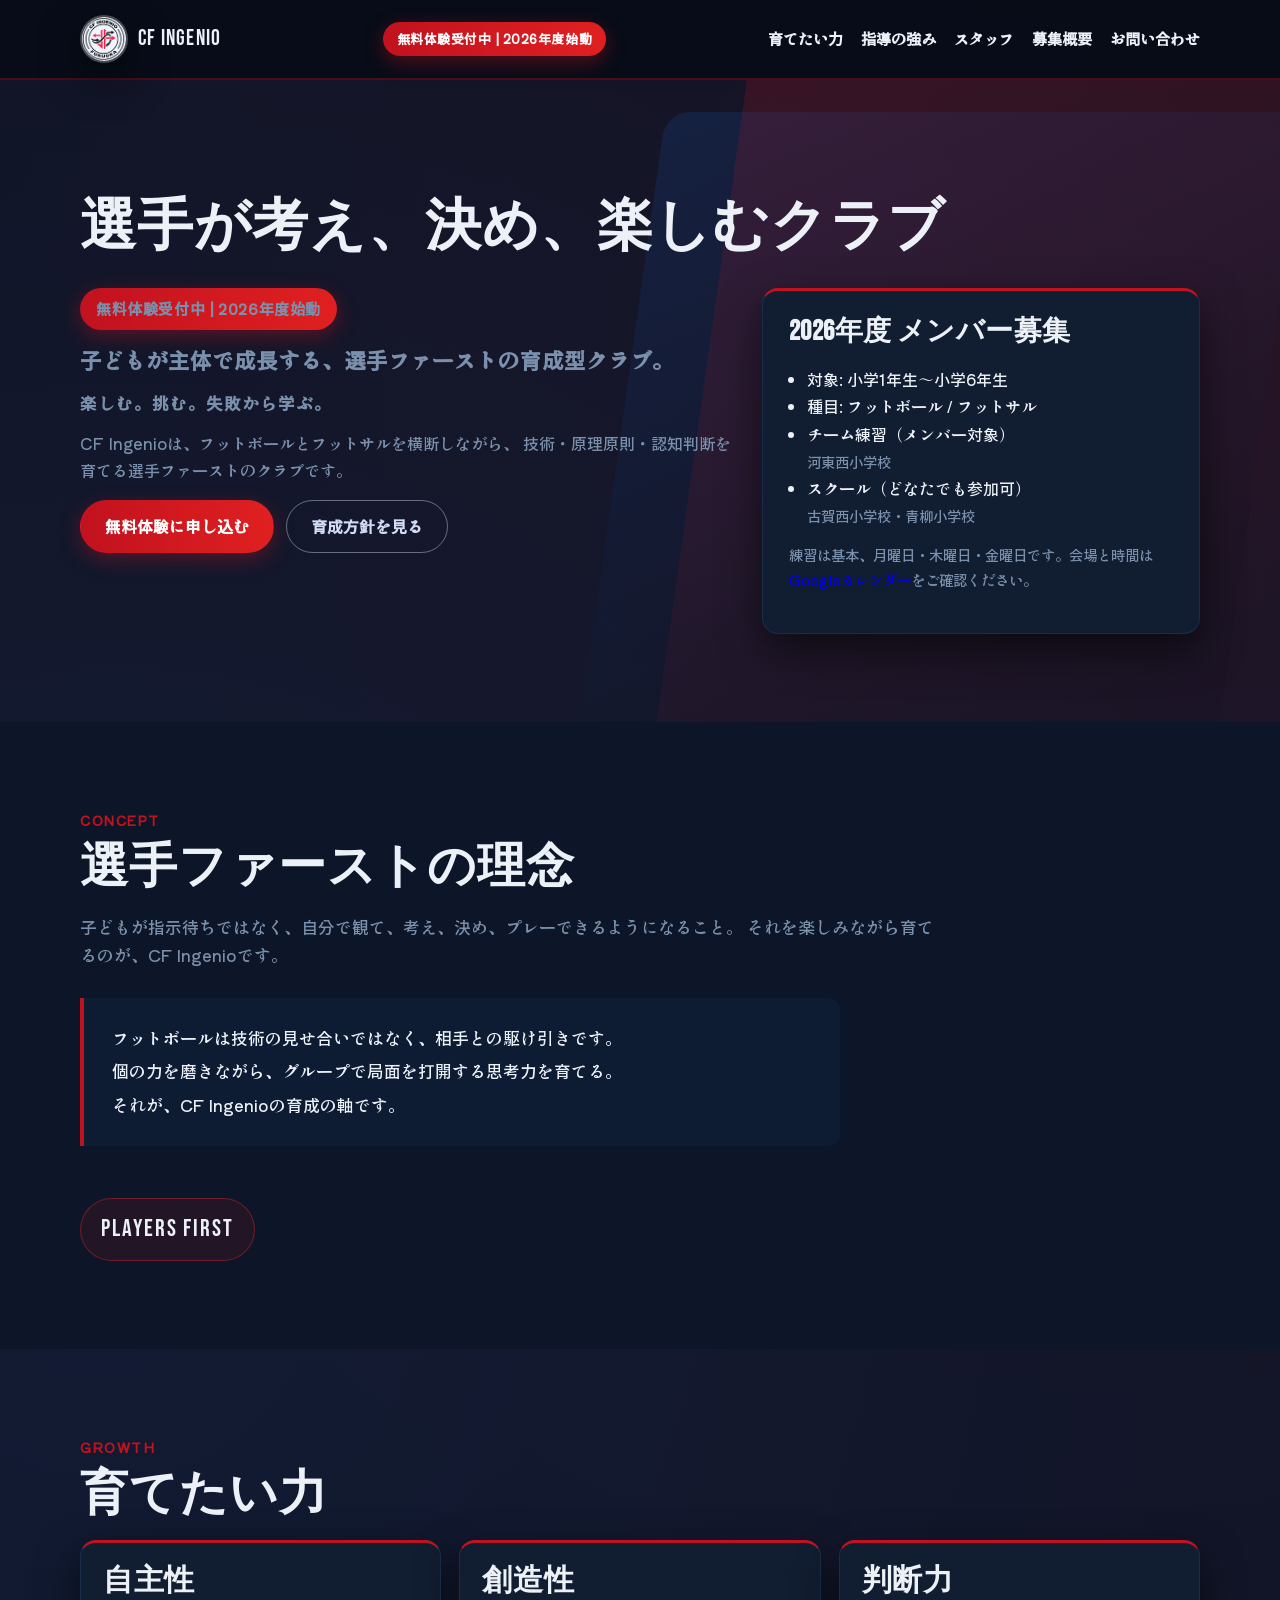
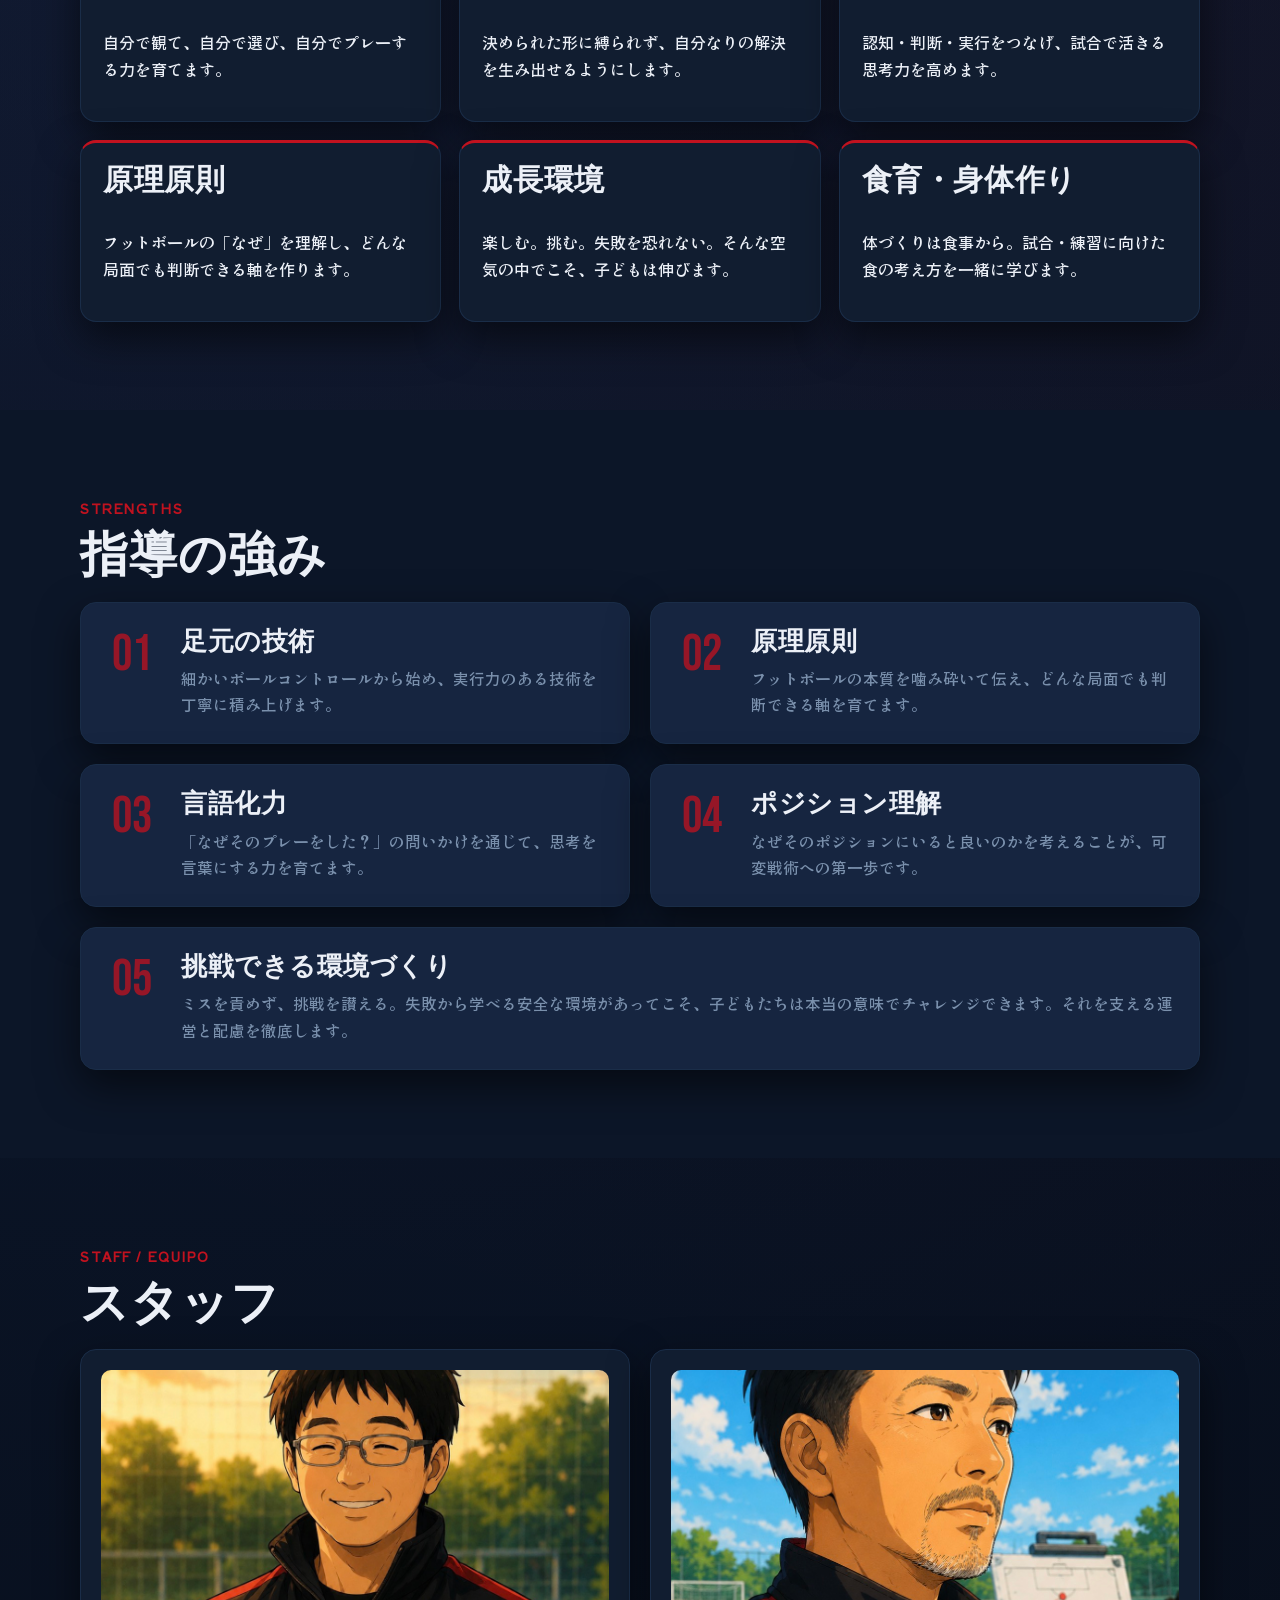
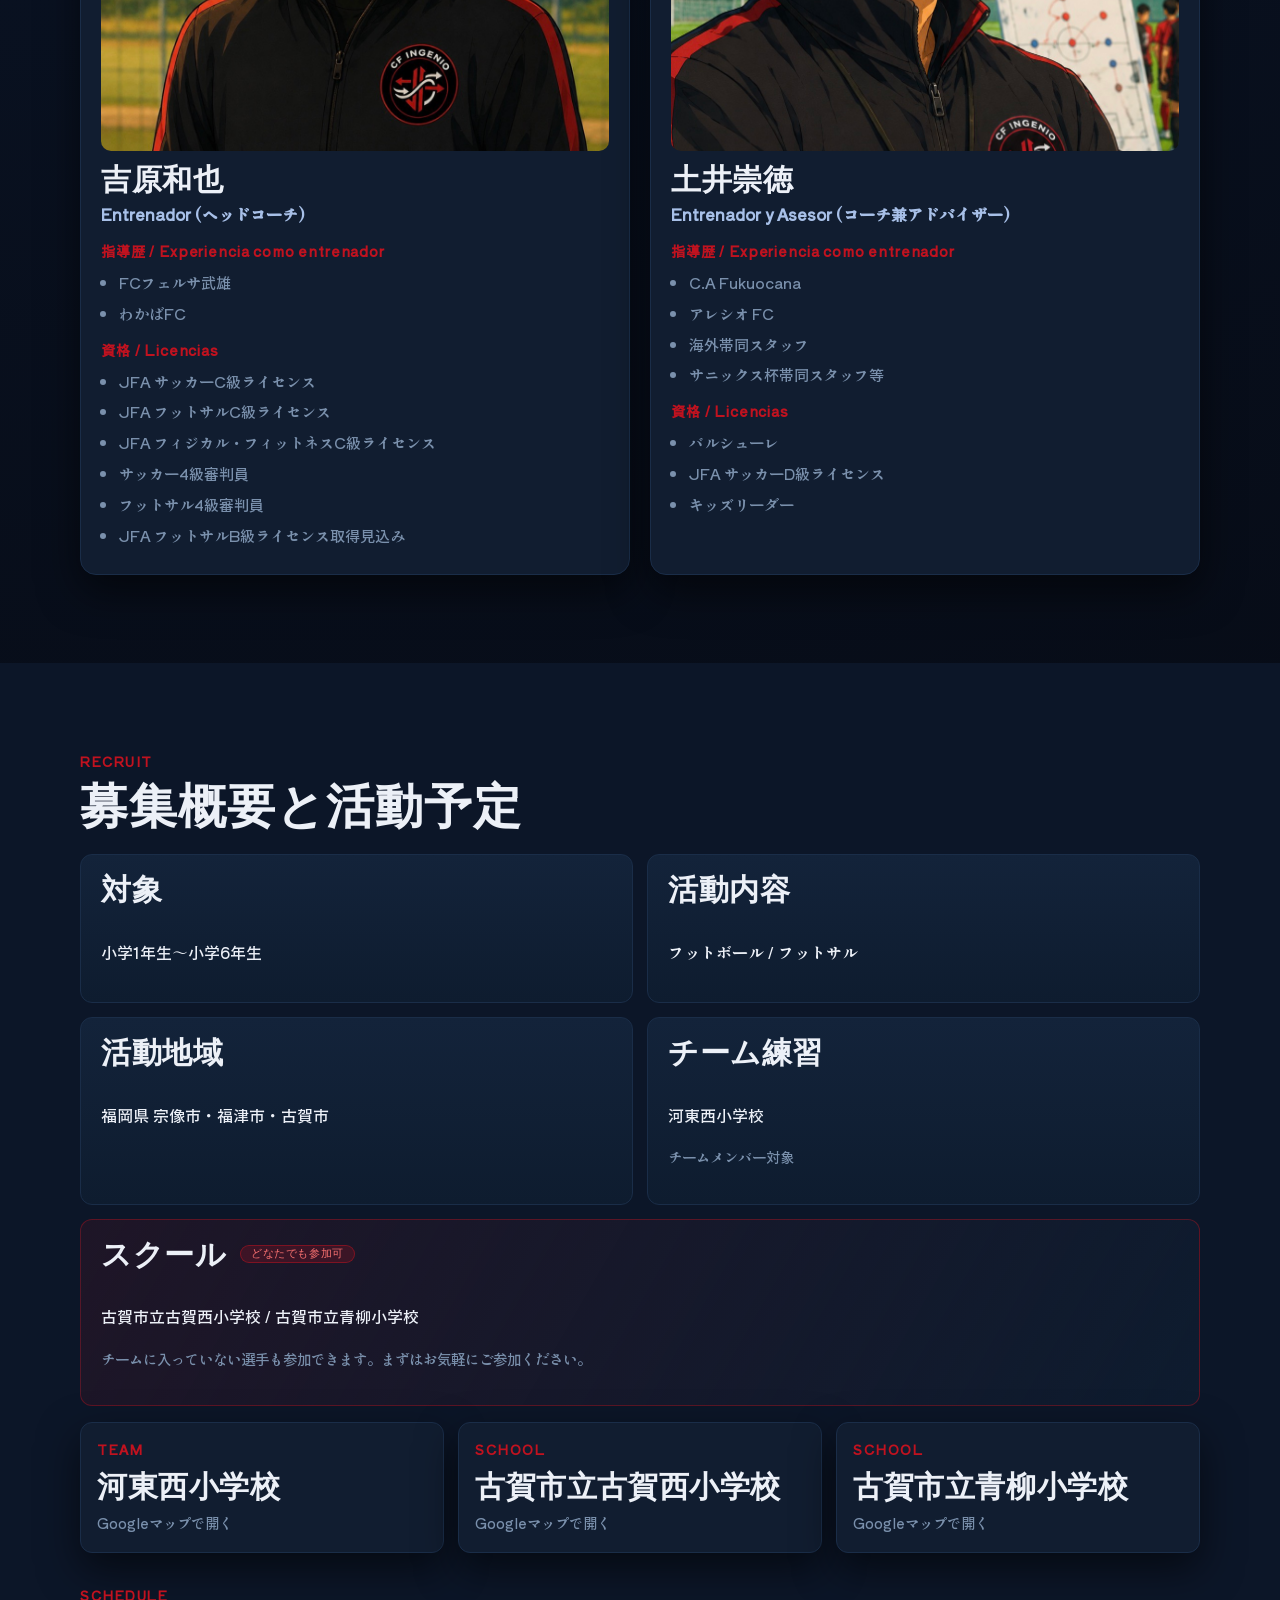
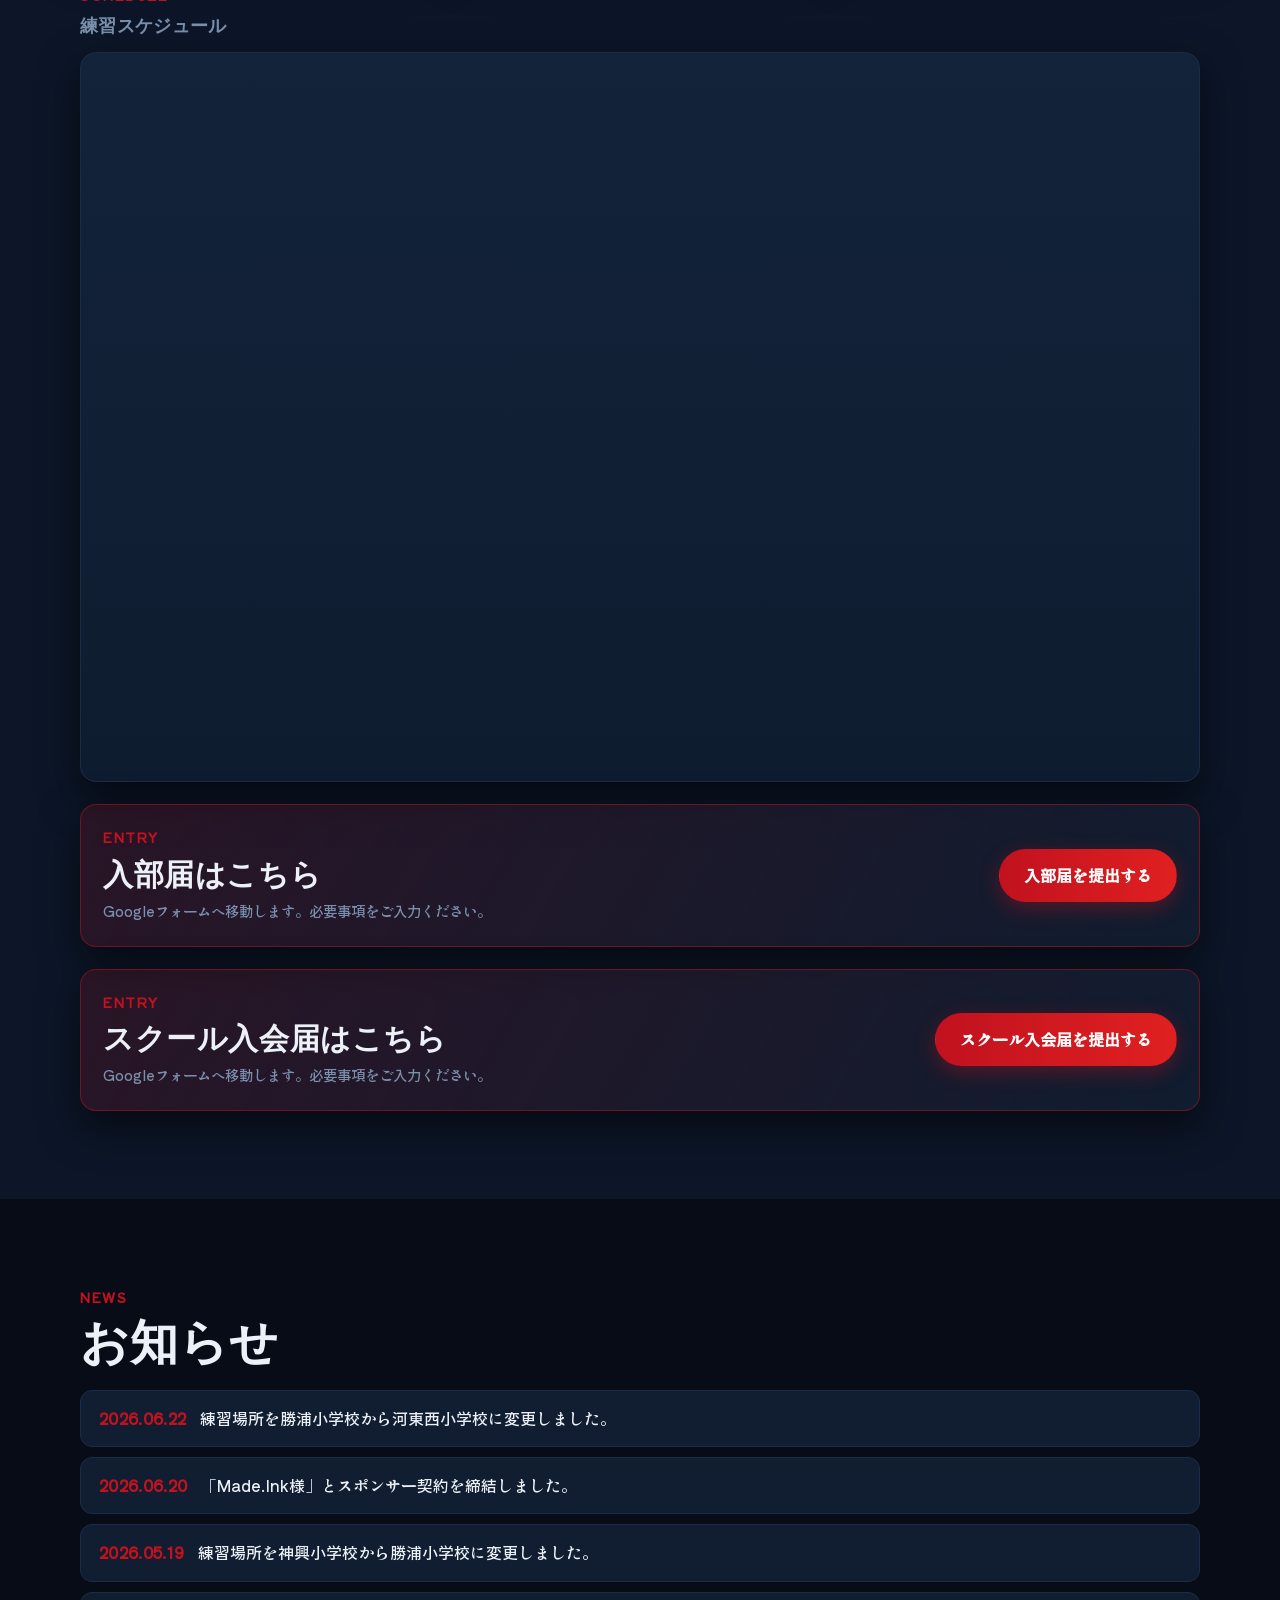
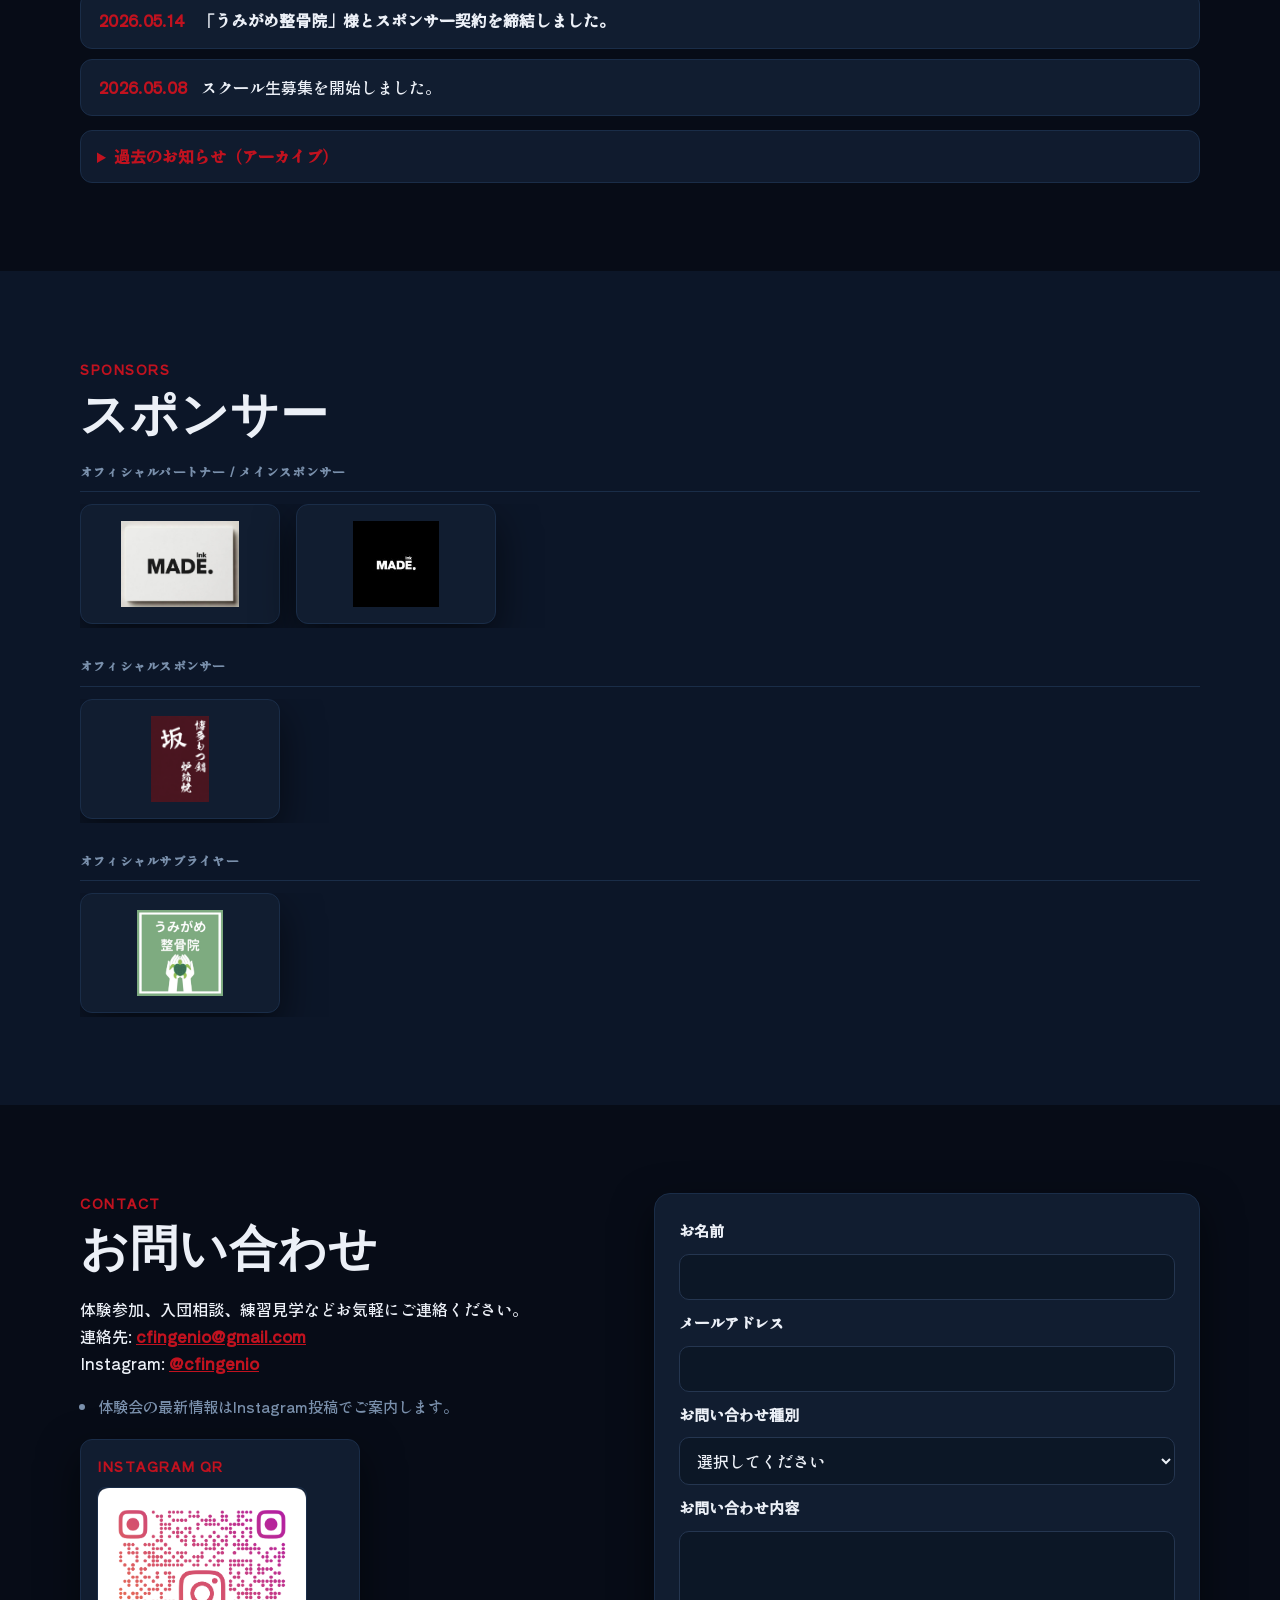
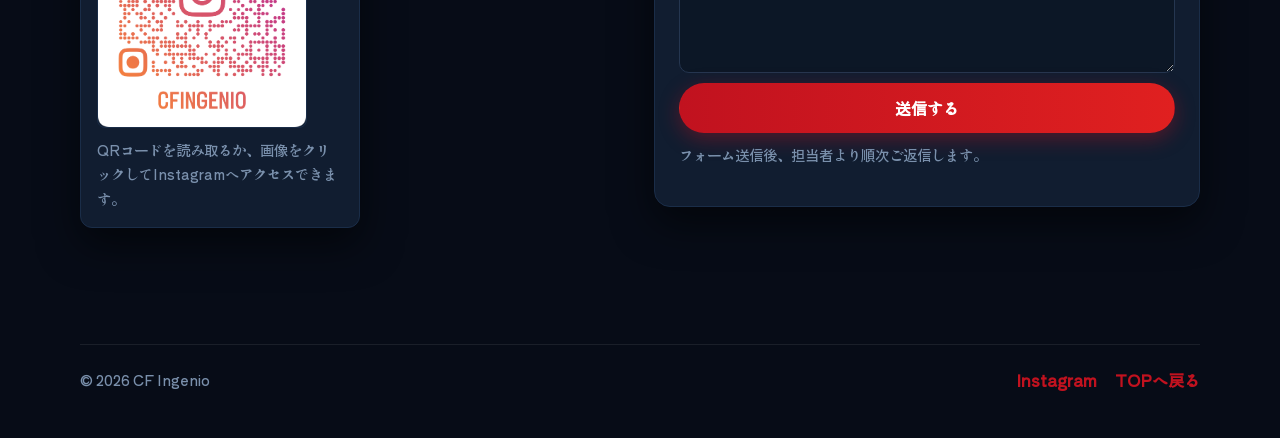
<file: index.html>
<!doctype html>
<html lang="ja">
<head>
  <meta charset="UTF-8" />
  <meta name="viewport" content="width=device-width, initial-scale=1.0" />
  <meta name="description" content="CF Ingenioの公式ホームページ。選手ファーストを掲げ、フットボールとフットサルで小学校1年生から小学6年生までを育成するクラブ。福岡県宗像市・福津市・古賀市で活動。" />
  <link rel="icon" type="image/jpeg" href="img/cf_ingenio_logo.jpg" />
  <link rel="apple-touch-icon" href="img/cf_ingenio_logo.jpg" />
  <title>CF Ingenio | フットボール & フットサル</title>
  <link rel="preconnect" href="https://fonts.googleapis.com" />
  <link rel="preconnect" href="https://fonts.gstatic.com" crossorigin />
  <link href="https://fonts.googleapis.com/css2?family=Bebas+Neue&family=Shippori+Antique:wght@400;700&display=swap" rel="stylesheet" />
  <link rel="stylesheet" href="styles.css" />
</head>
<body>
  <header class="site-header" id="top">
    <div class="container header-inner">
      <a class="brand" href="#top" aria-label="CF Ingenio トップへ移動">
        <img src="img/cf_ingenio_logo.jpg" alt="CF Ingenio チームロゴ" class="brand-logo" />
        <span class="brand-text">CF Ingenio</span>
      </a>
      <p class="launch-badge header-badge">無料体験受付中 | 2026年度始動</p>
      <button class="menu-toggle" aria-expanded="false" aria-controls="global-nav" aria-label="メニューを開く">
        <span></span>
        <span></span>
        <span></span>
      </button>

      <nav id="global-nav" class="global-nav" aria-label="グローバルナビゲーション">
        <a href="#powers">育てたい力</a>
        <a href="#strengths">指導の強み</a>
        <a href="#staff">スタッフ</a>
        <a href="#recruit">募集概要</a>
        <a href="#contact">お問い合わせ</a>
      </nav>
    </div>
  </header>

  <main>
    <!-- HERO -->
    <section class="hero section">
      <div class="hero-bg-a"></div>
      <div class="hero-bg-b"></div>
      <div class="container hero-grid">
        <h1 class="hero-title reveal">
          選手が考え、決め、楽しむクラブ
        </h1>

        <div class="hero-copy reveal">
          <p class="launch-badge">無料体験受付中 | 2026年度始動</p>
          <p class="hero-subtitle">子どもが主体で成長する、選手ファーストの育成型クラブ。</p>
          <p class="hero-values">楽しむ。挑む。失敗から学ぶ。</p>
          <p>
            CF Ingenioは、フットボールとフットサルを横断しながら、
            技術・原理原則・認知判断を育てる選手ファーストのクラブです。
          </p>
          <div class="hero-actions">
            <a class="btn btn-primary" href="#contact">無料体験に申し込む</a>
            <a class="btn btn-ghost" href="#concept">育成方針を見る</a>
          </div>
        </div>

        <div class="hero-card reveal delay-1">
          <h2>2026年度 メンバー募集</h2>
          <ul>
            <li>対象: 小学1年生〜小学6年生</li>
            <li>種目: フットボール / フットサル</li>
            <li>チーム練習（メンバー対象）<br><span class="small">河東西小学校</span></li>
            <li>スクール（どなたでも参加可）<br><span class="small">古賀西小学校・青柳小学校</span></li>
          </ul>
          <p class="small">練習は基本、月曜日・木曜日・金曜日です。会場と時間は<a href="#recruit">Googleカレンダー</a>をご確認ください。</p>
        </div>
      </div>
    </section>

    <!-- CONCEPT -->
    <section id="concept" class="section concept">
      <div class="container reveal">
        <p class="eyebrow">CONCEPT</p>
        <h2>選手ファーストの理念</h2>
        <p class="lead-copy">
          子どもが指示待ちではなく、自分で観て、考え、決め、プレーできるようになること。
          それを楽しみながら育てるのが、CF Ingenioです。
        </p>
        <blockquote class="philosophy-quote">
          <p>フットボールは技術の見せ合いではなく、相手との駆け引きです。</p>
          <p>個の力を磨きながら、グループで局面を打開する思考力を育てる。</p>
          <p>それが、CF Ingenioの育成の軸です。</p>
        </blockquote>
        <p class="concept-banner">PLAYERS FIRST</p>
      </div>
    </section>

    <!-- GROWTH -->
    <section id="powers" class="section powers">
      <div class="container">
        <p class="eyebrow reveal">GROWTH</p>
        <h2 class="reveal">育てたい力</h2>
        <div class="cards cards-3">
          <article class="card card-accent reveal">
            <h3>自主性</h3>
            <p>自分で観て、自分で選び、自分でプレーする力を育てます。</p>
          </article>
          <article class="card card-accent reveal delay-1">
            <h3>創造性</h3>
            <p>決められた形に縛られず、自分なりの解決を生み出せるようにします。</p>
          </article>
          <article class="card card-accent reveal delay-2">
            <h3>判断力</h3>
            <p>認知・判断・実行をつなげ、試合で活きる思考力を高めます。</p>
          </article>
          <article class="card card-accent reveal">
            <h3>原理原則</h3>
            <p>フットボールの「なぜ」を理解し、どんな局面でも判断できる軸を作ります。</p>
          </article>
          <article class="card card-accent reveal delay-1">
            <h3>成長環境</h3>
            <p>楽しむ。挑む。失敗を恐れない。そんな空気の中でこそ、子どもは伸びます。</p>
          </article>
          <article class="card card-accent reveal delay-2">
            <h3>食育・身体作り</h3>
            <p>体づくりは食事から。試合・練習に向けた食の考え方を一緒に学びます。</p>
          </article>
        </div>
      </div>
    </section>

    <!-- STRENGTHS -->
    <section id="strengths" class="section strengths">
      <div class="container">
        <p class="eyebrow reveal">STRENGTHS</p>
        <h2 class="reveal">指導の強み</h2>
        <div class="strength-list reveal">
          <div class="strength-item">
            <span class="strength-num">01</span>
            <div class="strength-body">
              <h3>足元の技術</h3>
              <p>細かいボールコントロールから始め、実行力のある技術を丁寧に積み上げます。</p>
            </div>
          </div>
          <div class="strength-item">
            <span class="strength-num">02</span>
            <div class="strength-body">
              <h3>原理原則</h3>
              <p>フットボールの本質を噛み砕いて伝え、どんな局面でも判断できる軸を育てます。</p>
            </div>
          </div>
          <div class="strength-item">
            <span class="strength-num">03</span>
            <div class="strength-body">
              <h3>言語化力</h3>
              <p>「なぜそのプレーをした？」の問いかけを通じて、思考を言葉にする力を育てます。</p>
            </div>
          </div>
          <div class="strength-item">
            <span class="strength-num">04</span>
            <div class="strength-body">
              <h3>ポジション理解</h3>
              <p>なぜそのポジションにいると良いのかを考えることが、可変戦術への第一歩です。</p>
            </div>
          </div>
          <div class="strength-item strength-item-wide">
            <span class="strength-num">05</span>
            <div class="strength-body">
              <h3>挑戦できる環境づくり</h3>
              <p>ミスを責めず、挑戦を讃える。失敗から学べる安全な環境があってこそ、子どもたちは本当の意味でチャレンジできます。それを支える運営と配慮を徹底します。</p>
            </div>
          </div>
        </div>
      </div>
    </section>

    <!-- STAFF -->
    <section id="staff" class="section staff">
      <div class="container">
        <p class="eyebrow reveal">STAFF / EQUIPO</p>
        <h2 class="reveal">スタッフ</h2>
        <div id="staff-list" class="staff-grid reveal" aria-live="polite"></div>
      </div>
    </section>

    <!-- RECRUIT -->
    <section id="recruit" class="section recruit">
      <div class="container">
        <p class="eyebrow reveal">RECRUIT</p>
        <h2 class="reveal">募集概要と活動予定</h2>
        <div class="schedule-grid reveal">
          <div class="schedule-item">
            <h3>対象</h3>
            <p>小学1年生〜小学6年生</p>
          </div>
          <div class="schedule-item">
            <h3>活動内容</h3>
            <p>フットボール / フットサル</p>
          </div>
          <div class="schedule-item">
            <h3>活動地域</h3>
            <p>福岡県 宗像市・福津市・古賀市</p>
          </div>
          <div class="schedule-item">
            <h3>チーム練習</h3>
            <p>河東西小学校</p>
            <p class="small">チームメンバー対象</p>
          </div>
          <div class="schedule-item schedule-item-wide">
            <h3>スクール <span class="badge-open">どなたでも参加可</span></h3>
            <p>古賀市立古賀西小学校 / 古賀市立青柳小学校</p>
            <p class="small">チームに入っていない選手も参加できます。まずはお気軽にご参加ください。</p>
          </div>
        </div>
        <div class="map-links-grid reveal">
          <a
            class="map-link-card"
            href="https://maps.app.goo.gl/oTiABk3bWMNyFE3m8"
            target="_blank"
            rel="noopener noreferrer"
          >
            <p class="eyebrow">TEAM</p>
            <h3>河東西小学校</h3>
            <p class="small">Googleマップで開く</p>
          </a>

          <a
            class="map-link-card"
            href="https://www.google.com/maps/search/?api=1&query=%E5%8F%A4%E8%B3%80%E5%B8%82%E7%AB%8B%E5%8F%A4%E8%B3%80%E8%A5%BF%E5%B0%8F%E5%AD%A6%E6%A0%A1"
            target="_blank"
            rel="noopener noreferrer"
          >
            <p class="eyebrow">SCHOOL</p>
            <h3>古賀市立古賀西小学校</h3>
            <p class="small">Googleマップで開く</p>
          </a>

          <a
            class="map-link-card"
            href="https://www.google.com/maps/search/?api=1&query=%E5%8F%A4%E8%B3%80%E5%B8%82%E7%AB%8B%E9%9D%92%E6%9F%B3%E5%B0%8F%E5%AD%A6%E6%A0%A1"
            target="_blank"
            rel="noopener noreferrer"
          >
            <p class="eyebrow">SCHOOL</p>
            <h3>古賀市立青柳小学校</h3>
            <p class="small">Googleマップで開く</p>
          </a>

        </div>

        <div class="cal-wrapper reveal">
          <p class="eyebrow">SCHEDULE</p>
          <h3 class="cal-heading">練習スケジュール</h3>
          <div class="cal-frame">
            <iframe
              src="https://calendar.google.com/calendar/embed?src=cfingenio%40gmail.com&ctz=Asia%2FTokyo&hl=ja&mode=MONTH&showTitle=0&showNav=1&showDate=1&showPrint=0&showTabs=0&showCalendars=0&showTz=0"
              frameborder="0"
              scrolling="no"
              title="CF Ingenio 練習スケジュール"
            ></iframe>
          </div>
        </div>

        <div class="enrollment-callout reveal">
          <div>
            <p class="eyebrow">ENTRY</p>
            <h3>入部届はこちら</h3>
            <p class="small">Googleフォームへ移動します。必要事項をご入力ください。</p>
          </div>
          <a
            class="btn btn-primary"
            href="https://forms.gle/PrqoLFeSPd6tZpm36"
            target="_blank"
            rel="noopener noreferrer"
          >
            入部届を提出する
          </a>
        </div>

        <div class="enrollment-callout reveal">
          <div>
            <p class="eyebrow">ENTRY</p>
            <h3>スクール入会届はこちら</h3>
            <p class="small">Googleフォームへ移動します。必要事項をご入力ください。</p>
          </div>
          <a
            class="btn btn-primary"
            href="https://forms.gle/hMCEojULVKH3D9Dy8"
            target="_blank"
            rel="noopener noreferrer"
          >
            スクール入会届を提出する
          </a>
        </div>
      </div>
    </section>

    <!-- NEWS -->
    <section id="news" class="section news">
      <div class="container">
        <p class="eyebrow reveal">NEWS</p>
        <h2 class="reveal">お知らせ</h2>
        <div id="news-latest" class="news-list" aria-live="polite"></div>
        <details class="news-archive reveal">
          <summary>過去のお知らせ（アーカイブ）</summary>
          <div id="news-archive" class="news-list"></div>
        </details>
      </div>
    </section>

    <!-- SPONSORS -->
    <section id="sponsors" class="section sponsors">
      <div class="container">
        <p class="eyebrow reveal">SPONSORS</p>
        <h2 class="reveal">スポンサー</h2>

        <div class="sponsor-tier reveal">
          <p class="sponsor-tier-label">オフィシャルパートナー / メインスポンサー</p>
          <div class="sponsor-row">
            <a
              class="sponsor-item"
              href="https://www.instagram.com/made.ink2026/"
              target="_blank"
              rel="noopener noreferrer"
              aria-label="Made.Ink 2026 のページを開く"
            >
              <img src="img/made_ink_2026.jpg" alt="Made.Ink 2026" />
            </a>
            <a
              class="sponsor-item"
              href="https://www.instagram.com/made_ink_2022/"
              target="_blank"
              rel="noopener noreferrer"
              aria-label="Made.Ink 2022 のページを開く"
            >
              <img src="img/made_ink_2022.jpg" alt="Made.Ink 2022" />
            </a>
          </div>
        </div>

        <div class="sponsor-tier reveal">
          <p class="sponsor-tier-label">オフィシャルスポンサー</p>
          <div class="sponsor-row">
            <a
              class="sponsor-item"
              href="https://www.instagram.com/motsunabe_saka/?hl=ja"
              target="_blank"
              rel="noopener noreferrer"
              aria-label="スポンサー もつ鍋 さか のページを開く"
            >
              <img src="img/sponsor_saka.png" alt="スポンサー もつ鍋 さか" />
            </a>
          </div>
        </div>

        <div class="sponsor-tier reveal">
          <p class="sponsor-tier-label">オフィシャルサプライヤー</p>
          <div class="sponsor-row">
            <a
              class="sponsor-item"
              href="https://www.instagram.com/umigame_seikotsuin/"
              target="_blank"
              rel="noopener noreferrer"
              aria-label="スポンサー うみがめ整骨院 のページを開く"
            >
              <img src="img/sponsor_umigame_seikotsuin.png" alt="スポンサー うみがめ整骨院" />
            </a>
          </div>
        </div>
      </div>
    </section>

    <!-- CONTACT -->
    <section id="contact" class="section contact">
      <div class="container contact-grid">
        <div class="contact-copy reveal">
          <p class="eyebrow">CONTACT</p>
          <h2>お問い合わせ</h2>
          <p>
            体験参加、入団相談、練習見学などお気軽にご連絡ください。<br />
            連絡先: <a href="mailto:cfingenio@gmail.com">cfingenio@gmail.com</a><br />
            Instagram: <a href="https://www.instagram.com/cfingenio/" target="_blank" rel="noopener noreferrer">@cfingenio</a>
          </p>
          <ul class="contact-tips">
            <li>体験会の最新情報はInstagram投稿でご案内します。</li>
          </ul>

          <div class="instagram-qr-box">
            <p class="eyebrow">INSTAGRAM QR</p>
            <a
              href="https://www.instagram.com/cfingenio/"
              target="_blank"
              rel="noopener noreferrer"
              aria-label="CF Ingenio Instagramを開く"
            >
              <img src="img/cfingenio_qr.png" alt="CF Ingenio Instagram QRコード" class="instagram-qr-image" />
            </a>
            <p class="small">QRコードを読み取るか、画像をクリックしてInstagramへアクセスできます。</p>
          </div>
        </div>

        <form class="contact-form reveal delay-1" action="https://formspree.io/f/xreowdge" method="POST">
          <input type="hidden" name="_subject" value="CF Ingenio お問い合わせ" />

          <label for="name">お名前</label>
          <input id="name" name="name" type="text" required />

          <label for="email">メールアドレス</label>
          <input id="email" name="email" type="email" required />

          <label for="category">お問い合わせ種別</label>
          <select id="category" name="category" required>
            <option value="">選択してください</option>
            <option value="trial">無料体験について（Instagram案内）</option>
            <option value="membership">入団について</option>
            <option value="schedule">活動日程について</option>
            <option value="other">その他</option>
          </select>

          <label for="message">お問い合わせ内容</label>
          <textarea id="message" name="message" rows="5" required></textarea>

          <button type="submit" class="btn btn-primary">送信する</button>
          <p class="small">フォーム送信後、担当者より順次ご返信します。</p>
        </form>
      </div>
    </section>
  </main>

  <footer class="site-footer">
    <div class="container footer-inner">
      <p>© <span id="currentYear"></span> CF Ingenio</p>
      <div class="footer-links">
        <a href="https://www.instagram.com/cfingenio/" target="_blank" rel="noopener noreferrer">Instagram</a>
        <a href="#top">TOPへ戻る</a>
      </div>
    </div>
  </footer>

  <script src="staff.js"></script>
  <script src="news.js"></script>
  <script src="script.js"></script>
</body>
</html>
</file>
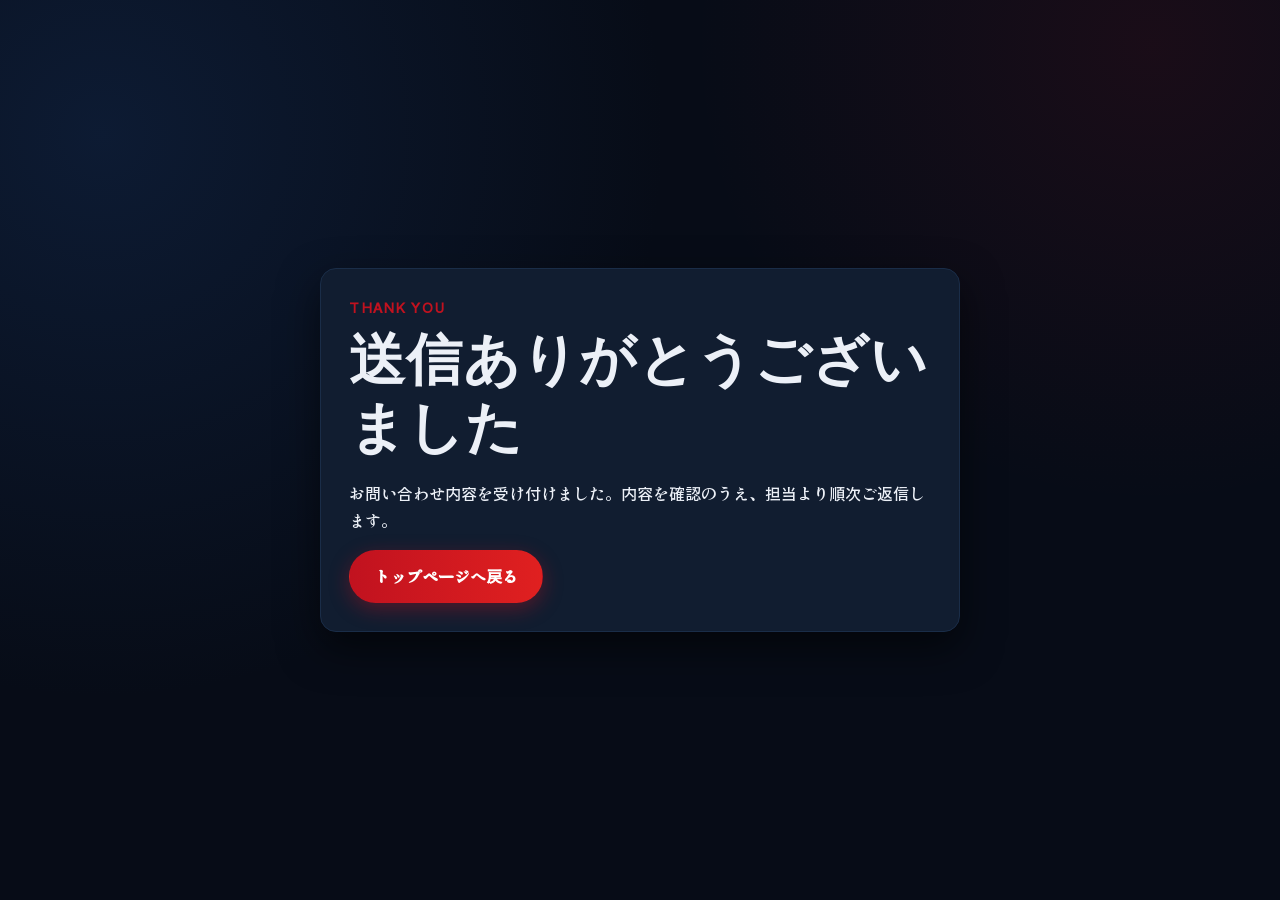
<file: thankyou.html>
<!doctype html>
<html lang="ja">
<head>
  <meta charset="UTF-8" />
  <meta name="viewport" content="width=device-width, initial-scale=1.0" />
  <meta name="description" content="お問い合わせ送信完了ページ" />
  <title>送信完了 | CF Ingenio Junior</title>
  <link rel="icon" type="image/jpeg" href="img/cf_ingenio_logo.jpg" />
  <link rel="apple-touch-icon" href="img/cf_ingenio_logo.jpg" />
  <link rel="preconnect" href="https://fonts.googleapis.com" />
  <link rel="preconnect" href="https://fonts.gstatic.com" crossorigin />
  <link href="https://fonts.googleapis.com/css2?family=Bebas+Neue&family=Shippori+Antique:wght@400;700&display=swap" rel="stylesheet" />
  <link rel="stylesheet" href="styles.css" />
</head>
<body>
  <main class="thanks-main">
    <section class="thanks-card">
      <p class="eyebrow">THANK YOU</p>
      <h1>送信ありがとうございました</h1>
      <p>お問い合わせ内容を受け付けました。内容を確認のうえ、担当より順次ご返信します。</p>
      <a class="btn btn-primary" href="index.html">トップページへ戻る</a>
    </section>
  </main>
</body>
</html>
</file>
<file: styles.css>
:root {
  --bg: #070c17;
  --bg-navy: #0c1628;
  --bg-soft: #0f1e32;
  --bg-card: #111d30;
  --bg-card-navy: #162540;
  --ink: #ecf0f7;
  --muted: #7a90ac;
  --primary: #c1121f;
  --primary-2: #e02020;
  --navy: #1e3a5f;
  --line: #1a2d48;
  --shadow: 0 16px 40px rgba(0, 0, 0, 0.55);
  --radius: 16px;
}

* {
  box-sizing: border-box;
}

html {
  scroll-behavior: smooth;
}

body {
  margin: 0;
  color: var(--ink);
  background:
    radial-gradient(circle at 8% 15%, rgba(20, 45, 85, 0.45), transparent 40%),
    radial-gradient(circle at 90% 5%, rgba(193, 18, 31, 0.1), transparent 32%),
    var(--bg);
  font-family: "Shippori Antique", sans-serif;
  line-height: 1.7;
}

img {
  max-width: 100%;
  display: block;
}

.container {
  width: min(1120px, 92%);
  margin: 0 auto;
}

.section {
  padding: 88px 0;
}

/* セクション交互背景 */
.concept,
.strengths,
.recruit,
.sponsors {
  background: var(--bg-navy);
}

.eyebrow {
  margin: 0 0 10px;
  letter-spacing: 0.12em;
  font-size: 0.82rem;
  color: var(--primary);
  font-weight: 700;
  text-transform: uppercase;
}

h1,
h2,
h3 {
  margin-top: 0;
  font-family: "Bebas Neue", sans-serif;
  letter-spacing: 0.02em;
  line-height: 1.1;
}

h1 {
  font-size: clamp(2rem, 4.4vw, 3.5rem);
  margin-bottom: 14px;
  line-height: 1.22;
  white-space: nowrap;
}

h2 {
  font-size: clamp(1.8rem, 4vw, 3rem);
  margin-bottom: 18px;
}

h3 {
  font-size: clamp(1.3rem, 2.4vw, 1.9rem);
}

p {
  margin-top: 0;
}

.small {
  font-size: 0.9rem;
  color: var(--muted);
}

/* ============ HEADER ============ */
.site-header {
  position: sticky;
  top: 0;
  z-index: 100;
  backdrop-filter: blur(10px);
  background: rgba(7, 12, 23, 0.92);
  border-bottom: 2px solid rgba(193, 18, 31, 0.35);
}

.header-inner {
  display: flex;
  align-items: center;
  justify-content: space-between;
  gap: 18px;
  min-height: 78px;
}

.brand {
  display: flex;
  align-items: center;
  gap: 10px;
  text-decoration: none;
  color: var(--ink);
}

.brand-logo {
  height: 48px;
  width: 48px;
  border-radius: 50%;
  object-fit: cover;
  box-shadow: var(--shadow);
  border: 2px solid rgba(255, 255, 255, 0.25);
}

.brand-text {
  font-family: "Bebas Neue", sans-serif;
  letter-spacing: 0.05em;
  font-size: 1.35rem;
}

.global-nav {
  display: flex;
  gap: 18px;
}

.global-nav a {
  text-decoration: none;
  color: var(--ink);
  font-weight: 700;
  font-size: 0.95rem;
  transition: color 0.2s ease;
}

.global-nav a:hover,
.global-nav a:focus-visible {
  color: var(--primary);
}

.menu-toggle {
  display: none;
  border: none;
  background: transparent;
  padding: 8px;
  cursor: pointer;
}

.menu-toggle span {
  display: block;
  width: 24px;
  height: 2px;
  background: var(--ink);
  margin: 5px 0;
  transition: background 0.2s;
}

/* ============ LAUNCH BADGE ============ */
.launch-badge {
  display: inline-flex;
  align-items: center;
  padding: 8px 16px;
  border-radius: 999px;
  background: linear-gradient(90deg, var(--primary), var(--primary-2));
  color: #fff;
  font-size: 0.95rem;
  font-weight: 700;
  letter-spacing: 0.04em;
  margin: 0 0 16px;
  box-shadow: 0 6px 20px rgba(193, 18, 31, 0.4);
}

.header-badge {
  margin: 0;
  font-size: 0.8rem;
  padding: 6px 14px;
}

/* ============ HERO ============ */
.hero {
  position: relative;
  overflow: hidden;
  padding-top: 114px;
}

/* 赤いダイアゴナル（手前） */
.hero-bg-a {
  position: absolute;
  top: -8%;
  right: -12%;
  width: 58%;
  height: 140%;
  background: linear-gradient(155deg, rgba(193, 18, 31, 0.2) 0%, rgba(214, 40, 40, 0.03) 70%);
  transform: skewX(-8deg);
  border-radius: 32px;
  z-index: -1;
}

/* 紺のダイアゴナル（奥） */
.hero-bg-b {
  position: absolute;
  top: 5%;
  right: 2%;
  width: 50%;
  height: 115%;
  background: linear-gradient(155deg, rgba(20, 45, 90, 0.5) 0%, rgba(7, 12, 23, 0.15) 70%);
  transform: skewX(-8deg);
  border-radius: 24px;
  z-index: -2;
}

.hero-grid {
  display: grid;
  grid-template-columns: 1.2fr 0.8fr;
  gap: 24px;
  align-items: start;
}

.hero-title {
  grid-column: 1 / -1;
  margin-bottom: 2px;
}

.hero-copy p {
  color: var(--muted);
}

.hero-subtitle {
  margin: -2px 0 14px;
  font-size: clamp(1.05rem, 1.8vw, 1.35rem);
  font-weight: 700;
  color: #c8d8f0;
  line-height: 1.45;
}

.hero-values {
  margin: 0 0 12px;
  font-size: clamp(1rem, 1.3vw, 1.15rem);
  font-weight: 700;
  letter-spacing: 0.06em;
  color: #e0ebff;
}

.hero-actions {
  display: flex;
  flex-wrap: wrap;
  gap: 12px;
}

/* ============ BUTTONS ============ */
.btn {
  display: inline-flex;
  align-items: center;
  justify-content: center;
  text-decoration: none;
  border: 1px solid transparent;
  border-radius: 999px;
  padding: 12px 24px;
  font-weight: 700;
  cursor: pointer;
  font-family: inherit;
  font-size: 1rem;
  transition: filter 0.2s ease, background 0.2s ease, border-color 0.2s ease;
}

.btn-primary {
  background: linear-gradient(90deg, var(--primary), var(--primary-2));
  color: #fff;
  box-shadow: 0 6px 20px rgba(193, 18, 31, 0.38);
}

.btn-primary:hover,
.btn-primary:focus-visible {
  filter: brightness(1.1);
}

.btn-ghost {
  border-color: rgba(200, 215, 240, 0.45);
  color: #d0ddf5;
}

.btn-ghost:hover,
.btn-ghost:focus-visible {
  border-color: var(--primary);
  background: rgba(193, 18, 31, 0.12);
  color: #fff;
}

/* ============ HERO CARD ============ */
.hero-card {
  background: var(--bg-card);
  border: 1px solid var(--line);
  border-top: 3px solid var(--primary);
  border-radius: var(--radius);
  padding: 26px;
  box-shadow: var(--shadow);
  width: min(680px, 100%);
}

.hero-card ul {
  margin: 14px 0;
  padding-left: 18px;
}

.hero-card h2 {
  white-space: nowrap;
  font-size: clamp(1.7rem, 2.2vw, 2.1rem);
}

/* ============ CONCEPT ============ */
.concept-banner {
  display: inline-block;
  margin: 28px 0 0;
  padding: 10px 20px;
  background: rgba(193, 18, 31, 0.12);
  border: 1px solid rgba(214, 40, 40, 0.45);
  border-radius: 999px;
  font-family: "Bebas Neue", sans-serif;
  font-size: 1.5rem;
  letter-spacing: 0.08em;
  color: var(--ink);
}

.lead-copy {
  max-width: 860px;
  color: var(--muted);
  font-size: 1.05rem;
}

/* フットボール哲学引用 */
.philosophy-quote {
  margin: 28px 0 24px;
  padding: 22px 28px;
  border-left: 4px solid var(--primary);
  background: rgba(20, 45, 90, 0.22);
  border-radius: 0 12px 12px 0;
  max-width: 760px;
}

.philosophy-quote p {
  margin: 4px 0;
  font-size: 1.05rem;
  color: var(--ink);
  line-height: 1.75;
}

/* ============ CARDS (育てたい力) ============ */
.cards {
  display: grid;
  grid-template-columns: repeat(2, minmax(0, 1fr));
  gap: 18px;
}

.cards-3 {
  grid-template-columns: repeat(3, minmax(0, 1fr));
}

.cards-4 {
  grid-template-columns: repeat(4, minmax(0, 1fr));
}

.cards-5 {
  grid-template-columns: repeat(5, minmax(0, 1fr));
}

.card {
  background: var(--bg-card);
  border: 1px solid var(--line);
  border-radius: var(--radius);
  padding: 22px;
  box-shadow: var(--shadow);
  transition: transform 0.25s ease, border-color 0.25s ease;
}

.card:hover {
  transform: translateY(-5px);
  border-color: rgba(193, 18, 31, 0.6);
}

/* 上部に赤いアクセントライン */
.card-accent {
  border-top: 3px solid var(--primary);
}

/* ============ STRENGTHS (指導の強み) ============ */
.strength-list {
  display: grid;
  grid-template-columns: 1fr 1fr;
  gap: 20px;
}

.strength-item {
  display: flex;
  gap: 20px;
  align-items: flex-start;
  background: var(--bg-card-navy);
  border: 1px solid var(--line);
  border-radius: var(--radius);
  padding: 26px 22px;
  box-shadow: var(--shadow);
  transition: transform 0.25s ease, border-color 0.25s ease;
}

.strength-item:hover {
  transform: translateY(-5px);
  border-color: rgba(193, 18, 31, 0.55);
}

.strength-num {
  font-family: "Bebas Neue", sans-serif;
  font-size: clamp(2.8rem, 4vw, 4rem);
  line-height: 1;
  color: var(--primary);
  opacity: 0.75;
  flex-shrink: 0;
  min-width: 58px;
  text-align: center;
}

.strength-body h3 {
  margin-bottom: 8px;
  font-size: clamp(1.2rem, 2vw, 1.6rem);
}

.strength-body p {
  color: var(--muted);
  margin: 0;
  font-size: 0.97rem;
  line-height: 1.7;
}

/* 05番は2列を横断して広く見せる */
.strength-item-wide {
  grid-column: 1 / -1;
}

/* ============ SCHEDULE ============ */
.schedule-grid {
  display: grid;
  grid-template-columns: repeat(2, minmax(0, 1fr));
  gap: 14px;
}

.schedule-item {
  background: linear-gradient(180deg, #13233a, #0e1c2f);
  border: 1px solid var(--line);
  border-radius: 12px;
  padding: 20px;
}

.schedule-item-wide {
  grid-column: 1 / -1;
  border-color: rgba(193, 18, 31, 0.4);
  background: linear-gradient(120deg, rgba(193, 18, 31, 0.1), #0e1c2f);
}

.badge-open {
  display: inline-block;
  font-size: 0.7rem;
  font-weight: normal;
  padding: 2px 10px;
  border-radius: 99px;
  background: rgba(193, 18, 31, 0.2);
  border: 1px solid rgba(193, 18, 31, 0.5);
  color: #f87070;
  vertical-align: middle;
  margin-left: 8px;
}

.cal-wrapper {
  margin-top: 32px;
}

.cal-heading {
  margin: 4px 0 16px;
  font-size: 1.1rem;
  color: var(--muted);
}

.cal-frame {
  background: linear-gradient(180deg, #13233a, #0e1c2f);
  border: 1px solid var(--line);
  border-radius: var(--radius);
  box-shadow: var(--shadow);
  overflow: hidden;
  position: relative;
  padding-top: 65%;
}

.cal-frame iframe {
  position: absolute;
  inset: 0;
  width: 100%;
  height: 100%;
}

.enrollment-callout {
  margin-top: 22px;
  background: linear-gradient(120deg, rgba(193, 18, 31, 0.16), rgba(17, 29, 48, 0.95));
  border: 1px solid rgba(193, 18, 31, 0.5);
  border-radius: var(--radius);
  box-shadow: var(--shadow);
  padding: 22px;
  display: flex;
  justify-content: space-between;
  align-items: center;
  gap: 16px;
}

.enrollment-callout h3 {
  margin: 0 0 6px;
}

.enrollment-callout .small {
  margin: 0;
}

/* ============ MAP ============ */
.map-links-grid {
  margin-top: 16px;
  display: grid;
  grid-template-columns: repeat(3, minmax(0, 1fr));
  gap: 14px;
}

.map-link-card {
  display: block;
  text-decoration: none;
  color: var(--ink);
  background: var(--bg-card);
  border: 1px solid var(--line);
  border-radius: 12px;
  padding: 16px;
  box-shadow: var(--shadow);
  transition: transform 0.2s ease, border-color 0.2s ease;
}

.map-link-card h3 {
  margin: 0 0 6px;
}

.map-link-card .small {
  margin: 0;
}

.map-link-card:hover,
.map-link-card:focus-visible {
  transform: translateY(-3px);
  border-color: rgba(193, 18, 31, 0.8);
}

.map-link-card.is-disabled {
  opacity: 0.75;
  cursor: default;
}

/* ============ NEWS ============ */
.news-list {
  display: grid;
  gap: 10px;
}

.news-item {
  display: flex;
  gap: 14px;
  align-items: center;
  background: var(--bg-card);
  border: 1px solid var(--line);
  border-radius: 12px;
  padding: 14px 18px;
}

.news-item time {
  font-weight: 700;
  color: var(--primary);
  letter-spacing: 0.02em;
  white-space: nowrap;
}

.news-item p {
  margin: 0;
}

.news-item a {
  color: var(--ink);
  font-weight: 700;
  text-decoration: none;
}

.news-item a:hover,
.news-item a:focus-visible {
  color: var(--primary);
  text-decoration: underline;
}

.news-archive {
  margin-top: 14px;
  border: 1px solid var(--line);
  border-radius: 12px;
  background: rgba(17, 29, 48, 0.92);
  padding: 12px 16px;
}

.news-archive summary {
  cursor: pointer;
  font-weight: 700;
  color: var(--primary);
}

.news-archive[open] summary {
  margin-bottom: 10px;
}

/* ============ SPONSORS ============ */
.sponsor-tier {
  margin-bottom: 28px;
}

.sponsor-tier:last-child {
  margin-bottom: 0;
}

.sponsor-tier-label {
  margin: 0 0 12px;
  padding-bottom: 8px;
  border-bottom: 1px solid var(--line);
  font-size: 0.78rem;
  font-weight: 700;
  letter-spacing: 0.1em;
  text-transform: uppercase;
  color: var(--muted);
}

.sponsor-row {
  display: flex;
  gap: 16px;
  overflow-x: auto;
  -webkit-overflow-scrolling: touch;
  padding-bottom: 4px;
}

.sponsor-item {
  display: flex;
  align-items: center;
  justify-content: center;
  flex: 0 0 auto;
  width: 200px;
  min-height: 120px;
  background: var(--bg-card);
  border: 1px solid var(--line);
  border-radius: 12px;
  padding: 14px;
  box-shadow: var(--shadow);
  transition: transform 0.2s ease, border-color 0.2s ease;
}

.sponsor-item:hover,
.sponsor-item:focus-visible {
  transform: translateY(-3px);
  border-color: rgba(193, 18, 31, 0.85);
}

.sponsor-item img {
  width: 100%;
  max-height: 86px;
  object-fit: contain;
}

/* ============ STAFF ============ */
.staff-grid {
  display: grid;
  grid-template-columns: repeat(auto-fit, minmax(300px, 1fr));
  gap: 20px;
}

.staff-card {
  background: var(--bg-card);
  border: 1px solid var(--line);
  border-radius: var(--radius);
  box-shadow: var(--shadow);
  padding: 20px;
}

.staff-media {
  margin-bottom: 14px;
}

.staff-media img {
  width: 100%;
  aspect-ratio: 4 / 3;
  object-fit: cover;
  border-radius: 10px;
}

.staff-photo-fallback {
  width: 100%;
  aspect-ratio: 4 / 3;
  border-radius: 10px;
  border: 1px dashed rgba(255, 255, 255, 0.2);
  background: linear-gradient(160deg, #162540, #0f1e32);
  display: flex;
  align-items: center;
  justify-content: center;
  font-weight: 700;
  letter-spacing: 0.08em;
  color: var(--muted);
}

.staff-name {
  margin: 0 0 2px;
}

.staff-role {
  margin: 0 0 12px;
  color: #a8c0e8;
  font-weight: 700;
}

.staff-label {
  margin: 12px 0 6px;
  color: var(--primary);
  font-size: 0.88rem;
  letter-spacing: 0.06em;
  font-weight: 700;
}

.staff-list {
  margin: 0;
  padding-left: 18px;
}

.staff-list li {
  margin-bottom: 5px;
  color: var(--muted);
  font-size: 0.95rem;
}

/* ============ CONTACT ============ */
.contact-grid {
  display: grid;
  grid-template-columns: 1fr 1fr;
  gap: 28px;
  align-items: start;
}

.contact-tips {
  margin: 14px 0 0;
  padding-left: 18px;
  color: var(--muted);
  font-size: 0.95rem;
}

.instagram-qr-box {
  margin-top: 20px;
  max-width: 280px;
  background: var(--bg-card);
  border: 1px solid var(--line);
  border-radius: 12px;
  padding: 16px;
  box-shadow: var(--shadow);
}

.instagram-qr-box .eyebrow {
  margin-bottom: 8px;
}

.instagram-qr-image {
  width: 100%;
  max-width: 210px;
  border-radius: 8px;
  border: 1px solid var(--line);
  transition: transform 0.2s ease, border-color 0.2s ease;
}

.instagram-qr-box a:hover .instagram-qr-image,
.instagram-qr-box a:focus-visible .instagram-qr-image {
  transform: translateY(-2px);
  border-color: rgba(193, 18, 31, 0.8);
}

.instagram-qr-box .small {
  margin: 10px 0 0;
}

.contact-form {
  background: var(--bg-card);
  border: 1px solid var(--line);
  border-radius: var(--radius);
  box-shadow: var(--shadow);
  padding: 24px;
  display: grid;
  gap: 10px;
}

.contact-copy a {
  color: var(--primary);
  font-weight: 700;
}

label {
  font-weight: 700;
  font-size: 0.95rem;
}

input,
select,
textarea {
  width: 100%;
  color: var(--ink);
  border: 1px solid #253650;
  border-radius: 10px;
  padding: 10px 13px;
  font-size: 1rem;
  font-family: inherit;
  background: #0c1726;
}

input:focus,
select:focus,
textarea:focus {
  outline: 2px solid rgba(193, 18, 31, 0.3);
  border-color: var(--primary);
}

/* ============ FOOTER ============ */
.site-footer {
  padding: 28px 0 44px;
}

.footer-inner {
  display: flex;
  justify-content: space-between;
  align-items: center;
  border-top: 1px solid rgba(255, 255, 255, 0.08);
  padding-top: 22px;
}

.footer-links {
  display: flex;
  align-items: center;
  gap: 18px;
}

.footer-inner a {
  color: var(--primary);
  text-decoration: none;
  font-weight: 700;
}

.footer-inner p {
  margin: 0;
  color: var(--muted);
  font-size: 0.9rem;
}

/* ============ REVEAL ANIMATION ============ */
.reveal {
  opacity: 0;
  transform: translateY(28px);
  transition: opacity 0.7s ease, transform 0.7s ease;
}

.reveal.delay-1 {
  transition-delay: 0.12s;
}

.reveal.delay-2 {
  transition-delay: 0.22s;
}

.reveal.is-visible {
  opacity: 1;
  transform: translateY(0);
}

/* ============ THANKS PAGE ============ */
.thanks-main {
  min-height: 100vh;
  display: grid;
  place-items: center;
  padding: 24px;
}

.thanks-card {
  width: min(640px, 92vw);
  background: var(--bg-card);
  border: 1px solid var(--line);
  border-radius: var(--radius);
  box-shadow: var(--shadow);
  padding: 28px;
}

.thanks-card h1 {
  white-space: normal;
}

/* ============ RESPONSIVE: 960px ============ */
@media (max-width: 960px) {
  .hero-grid,
  .contact-grid {
    grid-template-columns: 1fr;
  }

  .cards,
  .cards-3,
  .cards-4,
  .cards-5,
  .map-links-grid {
    grid-template-columns: 1fr 1fr;
  }

  .strength-list {
    grid-template-columns: 1fr;
  }

  .header-badge {
    display: none;
  }
}

/* ============ RESPONSIVE: 760px ============ */
@media (max-width: 760px) {
  .menu-toggle {
    display: block;
  }

  .global-nav {
    position: absolute;
    right: 4%;
    top: 74px;
    display: none;
    width: min(260px, 90vw);
    flex-direction: column;
    background: #0b1525;
    border: 1px solid var(--line);
    border-radius: 12px;
    padding: 14px;
    box-shadow: var(--shadow);
  }

  .global-nav.is-open {
    display: flex;
  }

  .cards,
  .cards-3,
  .cards-4,
  .cards-5,
  .schedule-grid,
  .map-links-grid,
  .strength-list {
    grid-template-columns: 1fr;
  }

  .enrollment-callout {
    flex-direction: column;
    align-items: flex-start;
  }

  .footer-inner {
    flex-direction: column;
    gap: 10px;
    text-align: center;
  }

  .section {
    padding: 68px 0;
  }

  .hero {
    padding-top: 90px;
  }

  .hero-bg-a {
    inset: 5% -30% auto;
    width: 80%;
    height: 240px;
  }

  .hero-bg-b {
    display: none;
  }

  .hero-title {
    grid-column: auto;
    white-space: normal;
  }

  h1 {
    white-space: normal;
  }

  .hero-card h2 {
    white-space: normal;
  }

  .philosophy-quote {
    padding: 18px 20px;
  }

  .strength-item {
    gap: 14px;
    padding: 20px 16px;
  }

  .strength-num {
    font-size: 2.6rem;
    min-width: 44px;
  }
}
</file>
